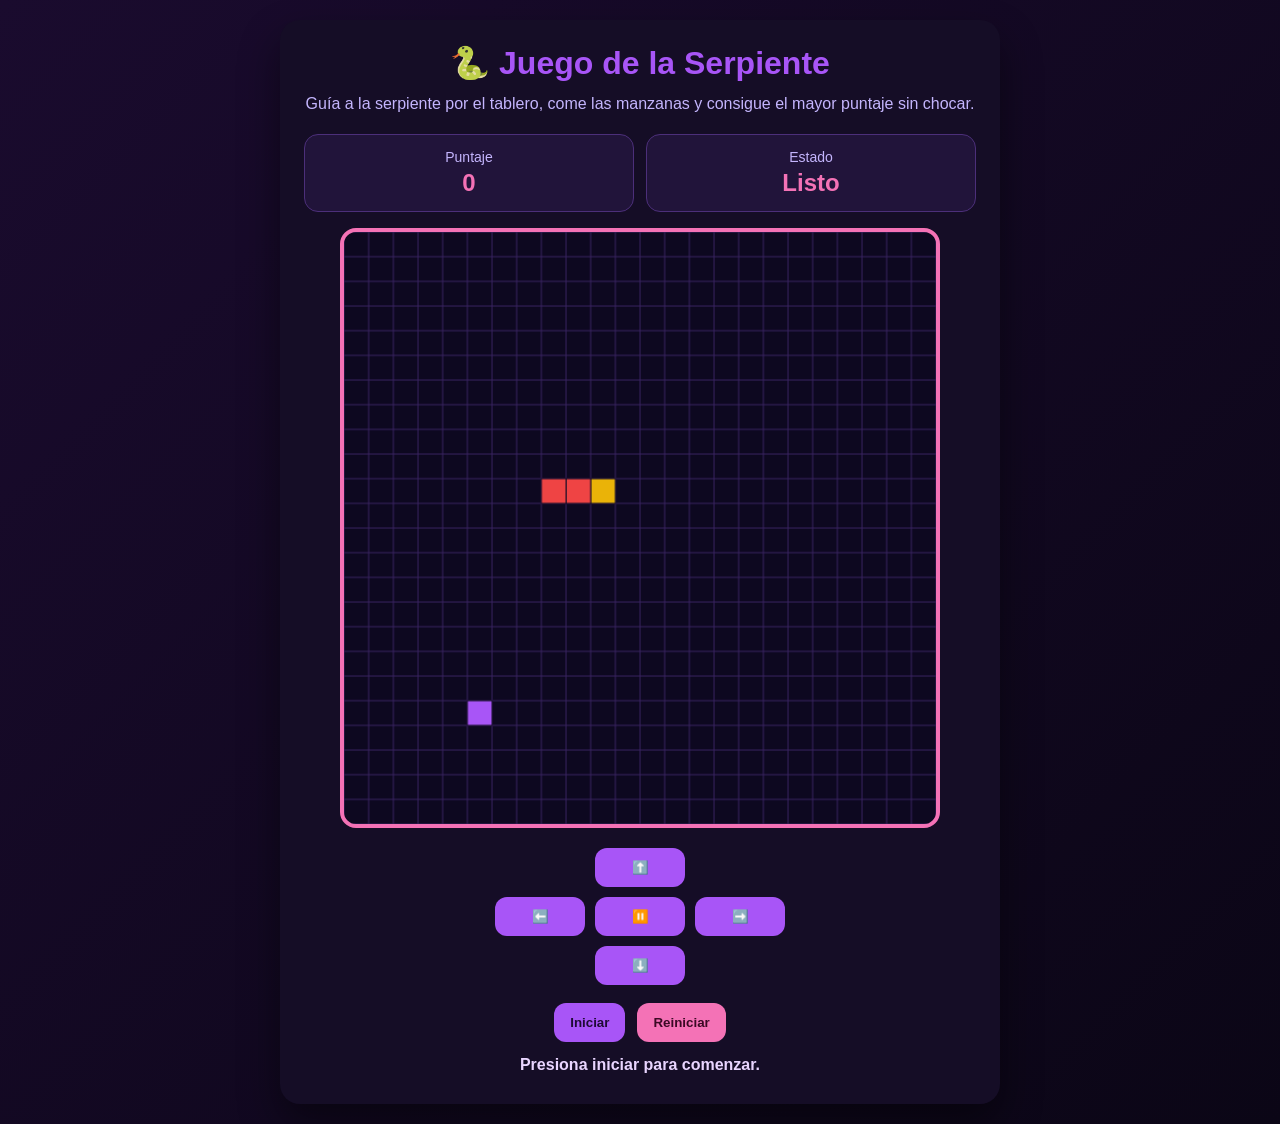
<file: index.html>
<!DOCTYPE html>
<html lang="es">
<head>
  <meta charset="UTF-8" />
  <meta name="viewport" content="width=device-width, initial-scale=1.0" />
  <title>Juego de la Serpiente - Taller</title>
   <link rel="stylesheet" href="serpiente.css">
</head>
<body>
  <main class="contenedor-juego">
    <h1>🐍 Juego de la Serpiente</h1>
    <p class="descripcion">
      Guía a la serpiente por el tablero, come las manzanas y consigue el mayor puntaje sin chocar.
    </p>

    <section class="panel-info">
      <div class="tarjeta-info">
        <span>Puntaje</span>
        <strong id="puntaje">0</strong>
      </div>
      <div class="tarjeta-info">
        <span>Estado</span>
        <strong id="estado">Listo</strong>
      </div>
    </section>

    <canvas id="canvasJuego" width="600" height="600"></canvas>

    <section class="controles">
      <button class="vacio">-</button>
      <button onclick="cambiarDireccion('arriba')">⬆️</button>
      <button class="vacio">-</button>

      <button onclick="cambiarDireccion('izquierda')">⬅️</button>
      <button onclick="pausarJuego()">⏸️</button>
      <button onclick="cambiarDireccion('derecha')">➡️</button>

      <button class="vacio">-</button>
      <button onclick="cambiarDireccion('abajo')">⬇️</button>
      <button class="vacio">-</button>
    </section>

    <section class="acciones">
      <button onclick="iniciarJuego()">Iniciar</button>
      <button class="secundario" onclick="reiniciarJuego()">Reiniciar</button>
    </section>

    

    <p id="mensaje" class="mensaje">Presiona iniciar para comenzar.</p>
  </main>

  <script src="serpiente.js"></script>
</body>
</html>
</file>
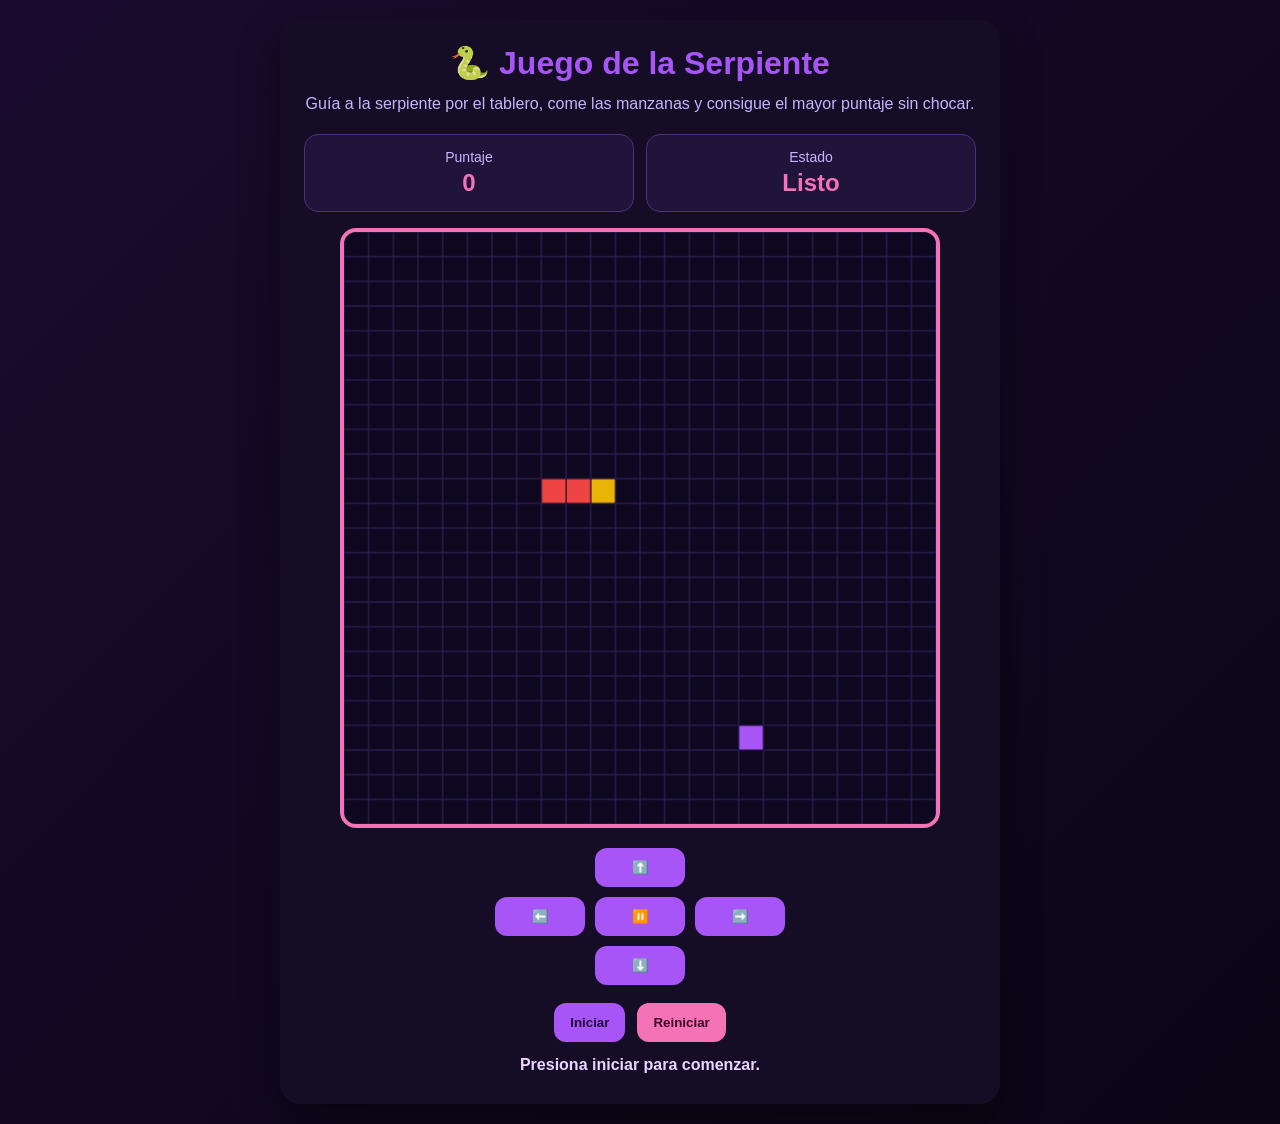
<file: serpiente.html>
<!DOCTYPE html>
<html lang="es">
<head>
  <meta charset="UTF-8" />
  <meta name="viewport" content="width=device-width, initial-scale=1.0" />
  <title>Juego de la Serpiente - Taller</title>
   <link rel="stylesheet" href="serpiente.css">
</head>
<body>
  <main class="contenedor-juego">
    <h1>🐍 Juego de la Serpiente</h1>
    <p class="descripcion">
      Guía a la serpiente por el tablero, come las manzanas y consigue el mayor puntaje sin chocar.
    </p>

    <section class="panel-info">
      <div class="tarjeta-info">
        <span>Puntaje</span>
        <strong id="puntaje">0</strong>
      </div>
      <div class="tarjeta-info">
        <span>Estado</span>
        <strong id="estado">Listo</strong>
      </div>
    </section>

    <canvas id="canvasJuego" width="600" height="600"></canvas>

    <section class="controles">
      <button class="vacio">-</button>
      <button onclick="cambiarDireccion('arriba')">⬆️</button>
      <button class="vacio">-</button>

      <button onclick="cambiarDireccion('izquierda')">⬅️</button>
      <button onclick="pausarJuego()">⏸️</button>
      <button onclick="cambiarDireccion('derecha')">➡️</button>

      <button class="vacio">-</button>
      <button onclick="cambiarDireccion('abajo')">⬇️</button>
      <button class="vacio">-</button>
    </section>

    <section class="acciones">
      <button onclick="iniciarJuego()">Iniciar</button>
      <button class="secundario" onclick="reiniciarJuego()">Reiniciar</button>
    </section>

    <p id="mensaje" class="mensaje">Presiona iniciar para comenzar.</p>
  </main>

  <script src="serpiente.js"></script>
</body>
</html>
</file>
<file: serpiente.css>
/* =====================================================
   ESTILOS - JUEGO DE LA SERPIENTE
   INDICE:
   0. Colores (variables)  <-- CAMBIAR COLORES AQUI
   1. Reset y pagina (body)
   2. Contenedor, titulo y descripcion
   3. Panel de informacion (puntaje / estado)
   4. Canvas                <-- fondo y borde del canvas
   5. Botones (controles y acciones)
   6. Mensaje
   7. Responsive (celular)
   ===================================================== */

/* 0. COLORES: si piden cambiar un color, se cambia solo aqui */
:root {
    --fondo-pagina-1: #1a0b2e;   /* fondo de la pagina (degradado) */
    --fondo-pagina-2: #0b0616;
    --fondo-contenedor: #150d26; /* caja principal */
    --fondo-tarjeta: #21143a;    /* tarjetas de puntaje/estado */
    --borde-tarjeta: #4c2f7a;
    --color-principal: #a855f7;  /* morado: titulo, borde del canvas, botones */
    --color-principal-hover: #d8b4fe;
    --color-secundario: #f472b6; /* rosado: numeros y boton reiniciar */
    --color-texto: #e9d5ff;
    --color-texto-suave: #c4b5fd;
    --fondo-canvas: #0d0820;     /* fondo del canvas */
    --borde-canvas: #f472b6;     /* borde del canvas */
}

/* 1. RESET Y PAGINA */
* {
    box-sizing: border-box;
    margin: 0;
    padding: 0;
    font-family: Arial, Helvetica, sans-serif;
}

body {
    min-height: 100vh;
    background: linear-gradient(135deg, var(--fondo-pagina-1), var(--fondo-pagina-2));
    color: var(--color-texto);
    display: flex;
    justify-content: center;
    align-items: center;
    padding: 20px;
}

/* 2. CONTENEDOR, TITULO Y DESCRIPCION */
.contenedor-juego {
    width: 100%;
    max-width: 720px;
    background: var(--fondo-contenedor);
    border-radius: 20px;
    padding: 24px;
    box-shadow: 0 20px 40px rgba(0, 0, 0, 0.45);
    text-align: center;
}

h1 {
    margin-bottom: 10px;
    font-size: 32px;
    color: var(--color-principal);
}

.descripcion {
    margin-bottom: 18px;
    color: var(--color-texto-suave);
    line-height: 1.5;
}

/* 3. PANEL DE INFORMACION */
.panel-info {
    display: flex;
    justify-content: space-between;
    gap: 12px;
    margin-bottom: 16px;
    flex-wrap: wrap;
}

.tarjeta-info {
    flex: 1;
    min-width: 150px;
    background: var(--fondo-tarjeta);
    padding: 14px;
    border-radius: 14px;
    border: 1px solid var(--borde-tarjeta);
}

.tarjeta-info span {
    display: block;
    font-size: 14px;
    color: var(--color-texto-suave);
    margin-bottom: 4px;
}

.tarjeta-info strong {
    font-size: 24px;
    color: var(--color-secundario);
}

/* 4. CANVAS: aqui se cambia el fondo (background) y el borde (border)
   OJO: el tamano real (width/height) se cambia en el HTML, no aqui.
   max-width debe ser igual al width del canvas en el HTML */
canvas {
    width: 100%;
    max-width: 600px;
    background: var(--fondo-canvas);
    border: 4px solid var(--borde-canvas);
    border-radius: 16px;
    display: block;
    margin: 0 auto 20px auto;
}

/* 5. BOTONES */
.controles {
    display: grid;
    grid-template-columns: repeat(3, 90px);
    gap: 10px;
    justify-content: center;
    align-items: center;
    margin-bottom: 18px;
}

.controles button,
.acciones button {
    border: none;
    border-radius: 12px;
    padding: 12px 16px;
    background: var(--color-principal);
    color: #1e0b36;
    font-weight: bold;
    cursor: pointer;
    transition: 0.2s;
}

.controles button:hover,
.acciones button:hover {
    transform: scale(1.05);
    background: var(--color-principal-hover);
}

.vacio {
    visibility: hidden; /* botones de relleno para acomodar la cruz */
}

.acciones {
    display: flex;
    justify-content: center;
    gap: 12px;
    flex-wrap: wrap;
}

.acciones .secundario {
    background: var(--color-secundario);
    color: #3b0a24;
}

/* 6. MENSAJE */
.mensaje {
    margin-top: 14px;
    color: var(--color-texto);
    min-height: 24px;
    font-weight: bold;
}

/* 7. RESPONSIVE */
@media (max-width: 520px) {
    h1 {
        font-size: 24px;
    }

    .controles {
        grid-template-columns: repeat(3, 75px);
    }

    .controles button,
    .acciones button {
        padding: 10px;
    }
}
</file>
